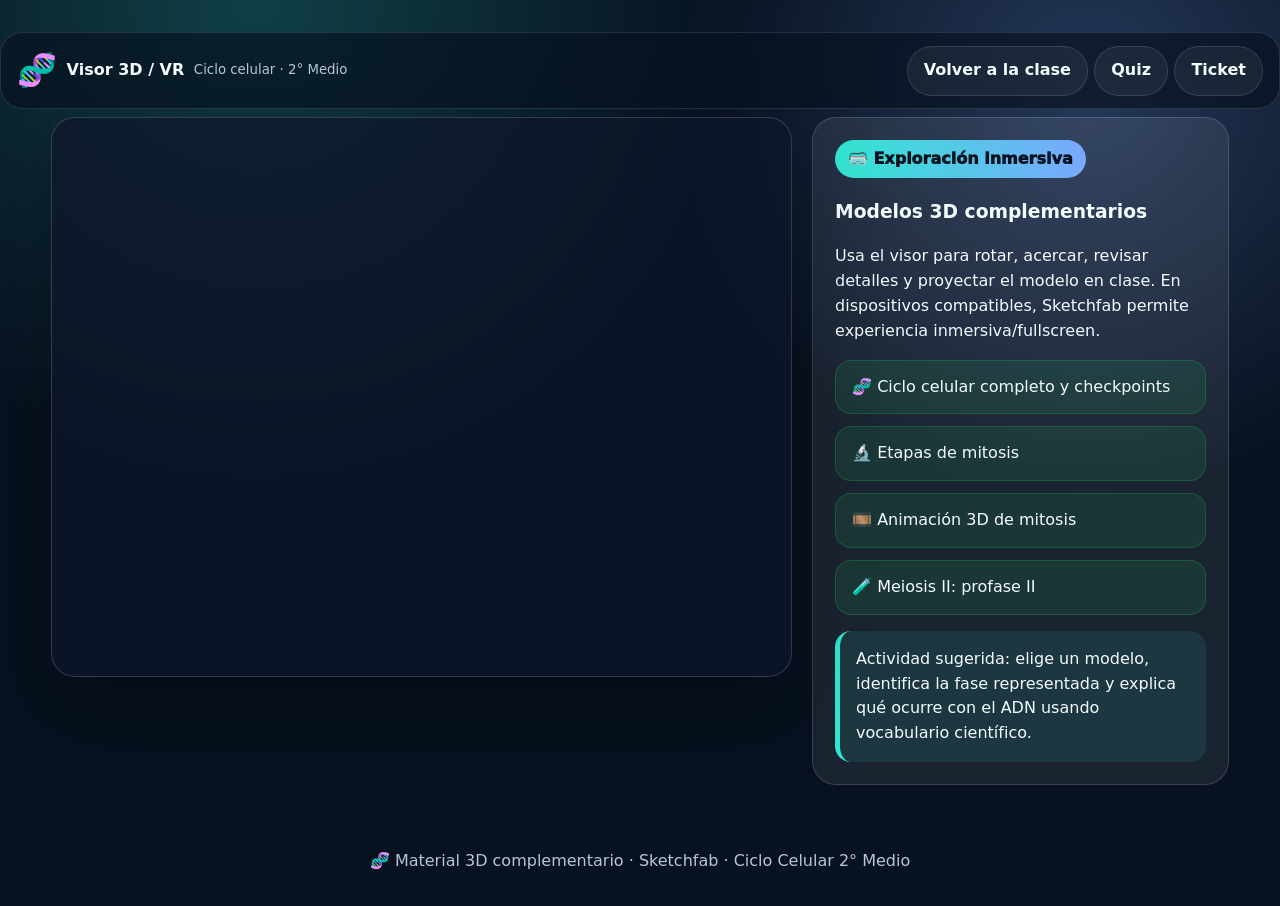
<file: 3d.html>
<!doctype html>
<html lang="es">
<head>
  <meta charset="utf-8" />
  <meta name="viewport" content="width=device-width, initial-scale=1" />
  <title>Visor 3D / VR · Ciclo Celular</title>
  <meta name="description" content="Material complementario 3D y VR sobre ciclo celular, mitosis y meiosis para 2° medio." />
  <link rel="stylesheet" href="assets/styles.css" />
</head>
<body data-theme="dark" class="viewer-page">
  <header class="hero viewer-hero">
    <nav class="topbar">
      <div class="brand"><span class="logo">🧬</span><strong>Visor 3D / VR</strong><small>Ciclo celular · 2° Medio</small></div>
      <div class="navlinks"><a href="index.html">Volver a la clase</a><a href="index.html#quiz">Quiz</a><a href="index.html#ticket">Ticket</a></div>
    </nav>
  </header>
  <main class="viewer-shell">
    <section class="viewer-main">
      <div class="viewer-card embed-large">
        <iframe id="viewerFrame" title="Cell Cycle phases and check points - 3D model" frameborder="0" allowfullscreen mozallowfullscreen="true" webkitallowfullscreen="true" allow="autoplay; fullscreen; xr-spatial-tracking" src="https://sketchfab.com/models/35f5205532044fc880d88defee2bbc68/embed"></iframe>
      </div>
      <aside class="viewer-panel">
        <span class="badge">🥽 Exploración inmersiva</span>
        <h1>Modelos 3D complementarios</h1>
        <p>Usa el visor para rotar, acercar, revisar detalles y proyectar el modelo en clase. En dispositivos compatibles, Sketchfab permite experiencia inmersiva/fullscreen.</p>
        <div class="viewer-list">
          <a href="#" data-src="https://sketchfab.com/models/35f5205532044fc880d88defee2bbc68/embed" data-title="Cell Cycle phases and check points - 3D model">🧬 Ciclo celular completo y checkpoints</a>
          <a href="#" data-src="https://sketchfab.com/models/821f09436c4f4ce487cdf3b2a40364b3/embed" data-title="Mitosis stages. cell division - 3D model">🔬 Etapas de mitosis</a>
          <a href="#" data-src="https://sketchfab.com/models/df93411c475c4e4eb450f71437b5ad0d/embed" data-title="Mitosis 3D animation - 3D model">🎞️ Animación 3D de mitosis</a>
          <a href="#" data-src="https://sketchfab.com/models/7141c0214c2e4134b8822ae3e5f69849/embed" data-title="Meiosis II Prophase II - 3D model">🧪 Meiosis II: profase II</a>
        </div>
        <div class="concept" style="margin-top:16px;">Actividad sugerida: elige un modelo, identifica la fase representada y explica qué ocurre con el ADN usando vocabulario científico.</div>
      </aside>
    </section>
  </main>
  <footer>🧬 Material 3D complementario · Sketchfab · Ciclo Celular 2° Medio</footer>
  <script>document.querySelectorAll('[data-src]').forEach(link=>{link.addEventListener('click',e=>{e.preventDefault();const frame=document.getElementById('viewerFrame');frame.src=link.dataset.src;frame.title=link.dataset.title;document.querySelectorAll('[data-src]').forEach(a=>a.classList.remove('active'));link.classList.add('active');});});</script>
</body>
</html>
</file>
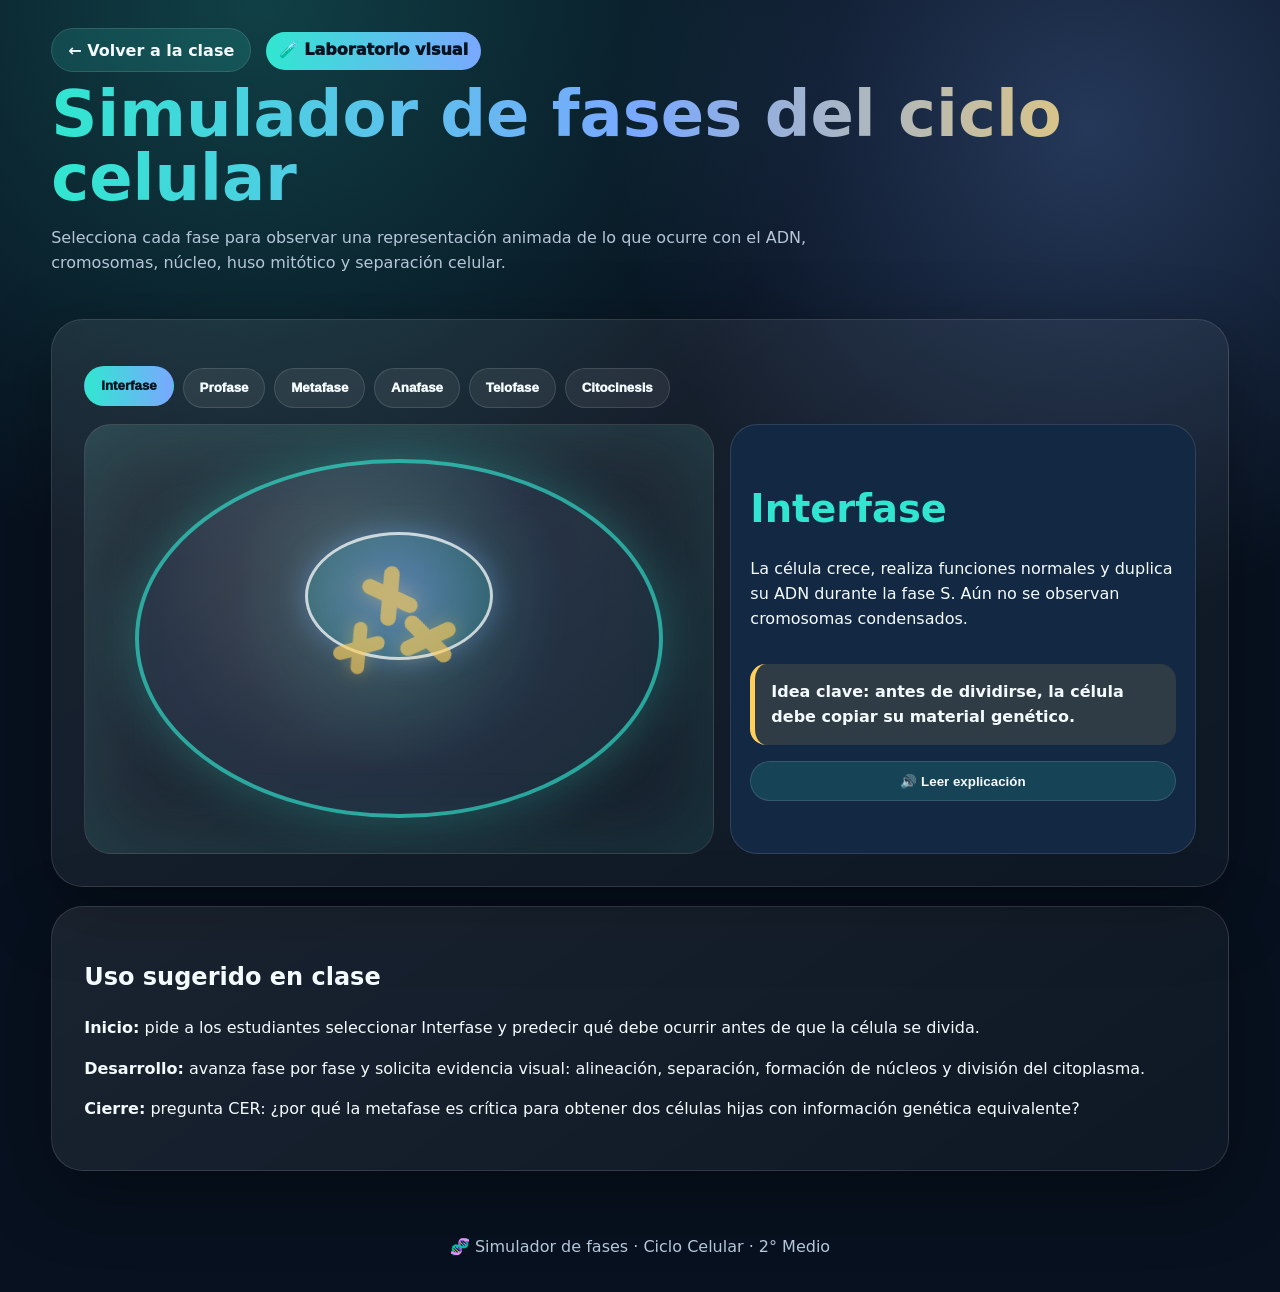
<file: simulador.html>
<!doctype html>
<html lang="es">
<head>
  <meta charset="utf-8" />
  <meta name="viewport" content="width=device-width, initial-scale=1" />
  <title>Simulador de fases | Ciclo Celular 2° Medio</title>
  <meta name="description" content="Simulador visual de fases del ciclo celular para 2° medio: interfase, profase, metafase, anafase, telofase y citocinesis." />
  <link rel="stylesheet" href="assets/styles.css" />
</head>
<body data-theme="dark" class="viewer-page">
  <main class="viewer-shell">
    <section class="viewer-hero">
      <a class="btn soft" href="index.html">← Volver a la clase</a>
      <span class="badge" style="margin-left:.6rem">🧪 Laboratorio visual</span>
      <h1 style="font-size:clamp(2.1rem,5vw,4.8rem);line-height:1;margin:.8rem 0;background:linear-gradient(90deg,var(--a),var(--b),var(--c));-webkit-background-clip:text;color:transparent">Simulador de fases del ciclo celular</h1>
      <p style="max-width:860px;color:var(--muted)">Selecciona cada fase para observar una representación animada de lo que ocurre con el ADN, cromosomas, núcleo, huso mitótico y separación celular.</p>
    </section>

    <section class="panel simulator-panel">
      <div class="phase-simulator">
        <div class="sim-controls" role="tablist" aria-label="Fases del ciclo celular">
          <button class="sim-tab active" data-simphase="interfase" type="button">Interfase</button>
          <button class="sim-tab" data-simphase="profase" type="button">Profase</button>
          <button class="sim-tab" data-simphase="metafase" type="button">Metafase</button>
          <button class="sim-tab" data-simphase="anafase" type="button">Anafase</button>
          <button class="sim-tab" data-simphase="telofase" type="button">Telofase</button>
          <button class="sim-tab" data-simphase="citocinesis" type="button">Citocinesis</button>
        </div>
        <div class="sim-layout">
          <div class="sim-canvas" id="miniSimCanvas" data-phase="interfase">
            <div class="sim-cell-outline"></div>
            <div class="sim-nucleus"></div>
            <div class="sim-dna dna-a"></div>
            <div class="sim-dna dna-b"></div>
            <div class="sim-dna dna-c"></div>
            <div class="sim-spindle spindle-left"></div>
            <div class="sim-spindle spindle-right"></div>
            <div class="sim-cleavage"></div>
            <div class="sim-label left-label">Polo celular</div>
            <div class="sim-label right-label">Polo celular</div>
          </div>
          <div class="sim-info">
            <h3 id="simTitle">Interfase</h3>
            <p id="simDescription">La célula crece, realiza funciones normales y duplica su ADN durante la fase S. Aún no se observan cromosomas condensados.</p>
            <div class="sim-keypoint" id="simKeypoint">Idea clave: antes de dividirse, la célula debe copiar su material genético.</div>
            <button class="btn soft" id="simNarrate" type="button">🔊 Leer explicación</button>
          </div>
        </div>
      </div>
    </section>

    <section class="panel">
      <h2>Uso sugerido en clase</h2>
      <p><b>Inicio:</b> pide a los estudiantes seleccionar Interfase y predecir qué debe ocurrir antes de que la célula se divida.</p>
      <p><b>Desarrollo:</b> avanza fase por fase y solicita evidencia visual: alineación, separación, formación de núcleos y división del citoplasma.</p>
      <p><b>Cierre:</b> pregunta CER: ¿por qué la metafase es crítica para obtener dos células hijas con información genética equivalente?</p>
    </section>
  </main>
  <footer>🧬 Simulador de fases · Ciclo Celular · 2° Medio</footer>
  <script src="assets/app.js"></script>
</body>
</html>
</file>
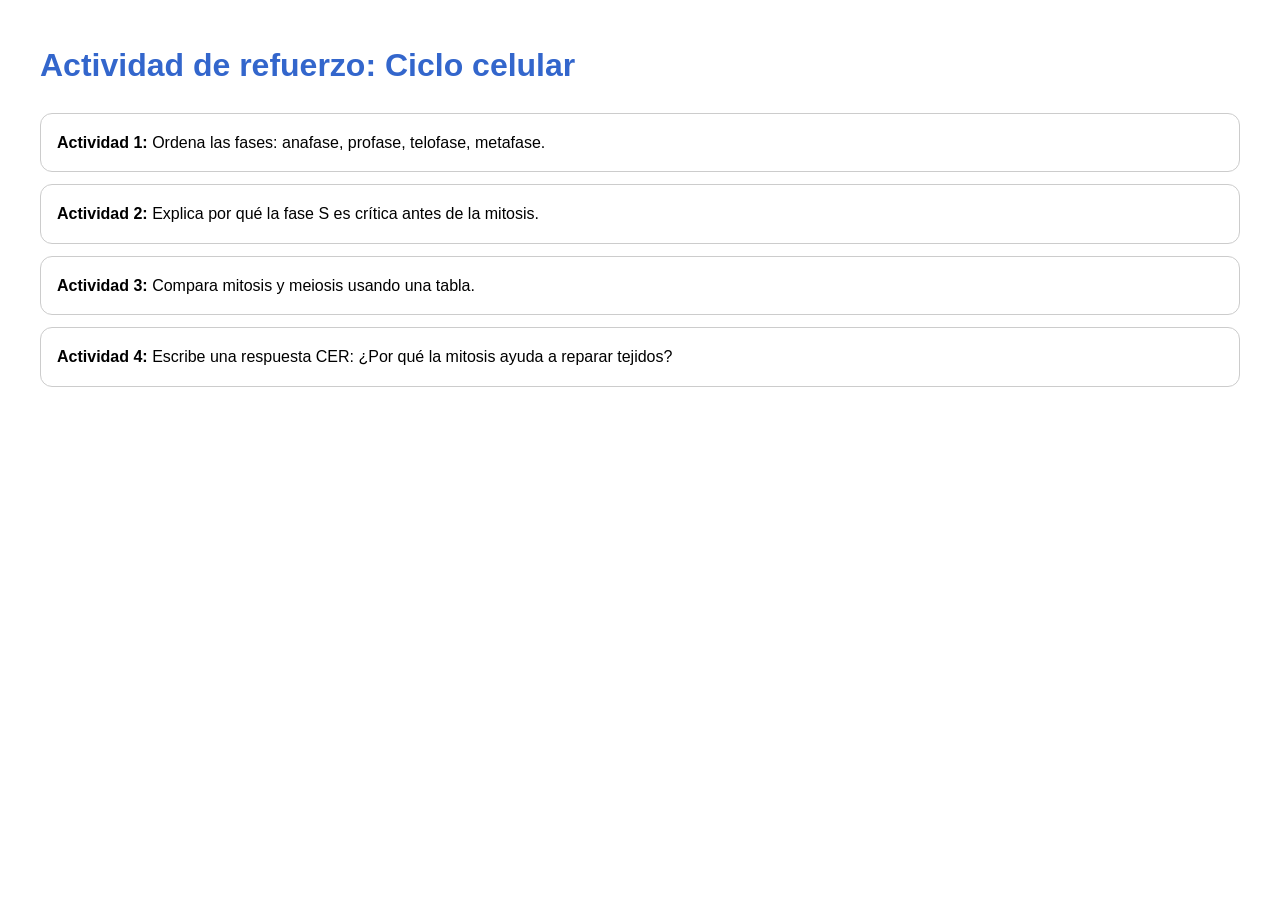
<file: descargables/actividad-refuerzo-ciclo-celular.html>
<!doctype html><html lang="es"><meta charset="utf-8"><title>Actividad de refuerzo</title><style>body{font-family:Arial;margin:40px;line-height:1.6}h1{color:#36c}.box{border:1px solid #ccc;border-radius:12px;padding:16px;margin:12px 0}</style><h1>Actividad de refuerzo: Ciclo celular</h1><div class="box"><b>Actividad 1:</b> Ordena las fases: anafase, profase, telofase, metafase.</div><div class="box"><b>Actividad 2:</b> Explica por qué la fase S es crítica antes de la mitosis.</div><div class="box"><b>Actividad 3:</b> Compara mitosis y meiosis usando una tabla.</div><div class="box"><b>Actividad 4:</b> Escribe una respuesta CER: ¿Por qué la mitosis ayuda a reparar tejidos?</div></html>
</file>
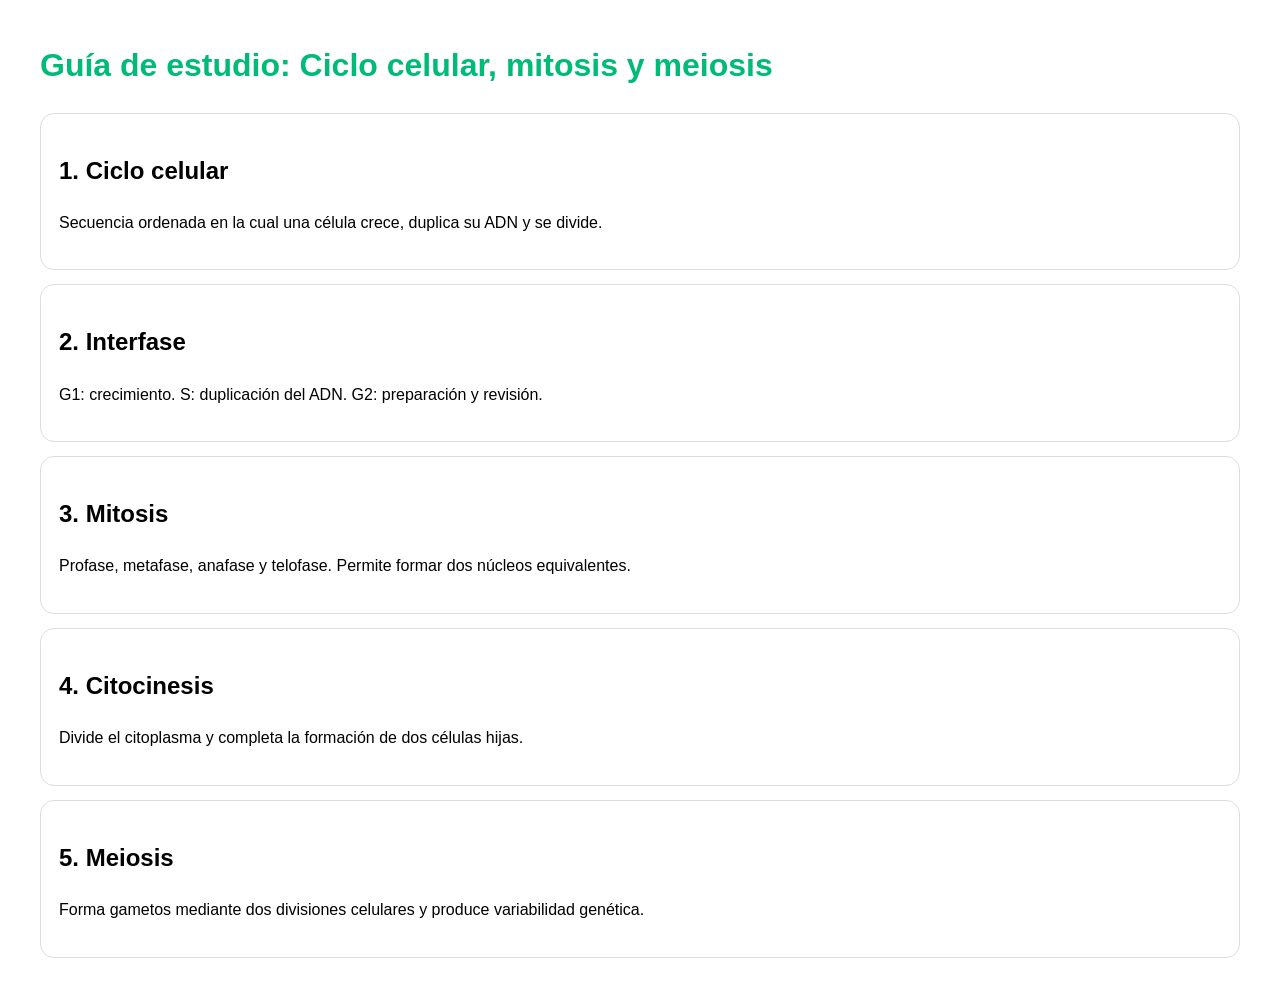
<file: descargables/guia-estudio-ciclo-celular.html>
<!doctype html><html lang="es"><meta charset="utf-8"><title>Guía de estudio Ciclo Celular</title><style>body{font-family:Arial;margin:40px;line-height:1.6}h1{color:#0b7}section{border:1px solid #ddd;padding:18px;border-radius:14px;margin:14px 0}</style><h1>Guía de estudio: Ciclo celular, mitosis y meiosis</h1><section><h2>1. Ciclo celular</h2><p>Secuencia ordenada en la cual una célula crece, duplica su ADN y se divide.</p></section><section><h2>2. Interfase</h2><p>G1: crecimiento. S: duplicación del ADN. G2: preparación y revisión.</p></section><section><h2>3. Mitosis</h2><p>Profase, metafase, anafase y telofase. Permite formar dos núcleos equivalentes.</p></section><section><h2>4. Citocinesis</h2><p>Divide el citoplasma y completa la formación de dos células hijas.</p></section><section><h2>5. Meiosis</h2><p>Forma gametos mediante dos divisiones celulares y produce variabilidad genética.</p></section></html>
</file>
<file: assets/styles.css>
:root{--bg:#07111f;--panel:#0f1d32;--panel2:#132842;--text:#f3fbff;--muted:#b6c6d8;--line:rgba(255,255,255,.12);--a:#31e6d0;--b:#7aa8ff;--c:#ffcf5a;--danger:#ff6b6b;--shadow:0 22px 70px rgba(0,0,0,.35);--fs:16px}body[data-theme=light]{--bg:#eef9ff;--panel:#fff;--panel2:#e9f7ff;--text:#092033;--muted:#475b6b;--line:rgba(9,32,51,.14);--shadow:0 20px 45px rgba(33,83,110,.14)}*{box-sizing:border-box}html{scroll-behavior:smooth;font-size:var(--fs)}body{margin:0;background:radial-gradient(circle at 20% 0%,rgba(49,230,208,.22),transparent 35%),radial-gradient(circle at 85% 10%,rgba(122,168,255,.26),transparent 30%),var(--bg);color:var(--text);font-family:Inter,system-ui,Segoe UI,Roboto,Arial,sans-serif;line-height:1.55}.skip{position:absolute;left:-999px}.skip:focus{left:1rem;top:1rem;background:var(--c);color:#111;padding:.7rem;border-radius:1rem;z-index:10}.hero{padding:1.2rem 5vw 3rem}.topbar{display:flex;justify-content:space-between;align-items:center;gap:1rem;position:sticky;top:0;z-index:5;backdrop-filter:blur(14px);background:rgba(7,17,31,.66);border:1px solid var(--line);padding:.8rem 1rem;border-radius:1.4rem}.brand{display:flex;align-items:center;gap:.6rem}.brand small{color:var(--muted)}.logo{font-size:2rem}.navlinks{display:flex;gap:.4rem;flex-wrap:wrap}.navlinks a,.btn,.tools button{border:1px solid var(--line);color:var(--text);background:rgba(255,255,255,.06);text-decoration:none;border-radius:999px;padding:.72rem 1rem;font-weight:800;cursor:pointer;transition:.2s}.navlinks a:hover,.btn:hover,.tools button:hover{transform:translateY(-2px);border-color:var(--a)}.hero-grid{display:grid;grid-template-columns:1.2fr .8fr;gap:1.4rem;align-items:stretch;margin-top:3rem}.hero-copy,.hero-card,.panel{background:linear-gradient(145deg,rgba(255,255,255,.08),rgba(255,255,255,.03));border:1px solid var(--line);border-radius:2rem;box-shadow:var(--shadow);padding:clamp(1.2rem,3vw,2rem)}.hero h1{font-size:clamp(2.2rem,5vw,5rem);line-height:1;margin:.8rem 0;background:linear-gradient(90deg,var(--a),var(--b),var(--c));-webkit-background-clip:text;color:transparent}.badge,.num{display:inline-flex;background:linear-gradient(90deg,var(--a),var(--b));color:#04131f;border-radius:999px;padding:.4rem .8rem;font-weight:950}.cta-row,.actions,.section-head{display:flex;gap:.8rem;flex-wrap:wrap;align-items:center}.section-head{justify-content:space-between}.primary{background:linear-gradient(90deg,var(--a),var(--b));color:#04131f;border:0}.soft{background:rgba(49,230,208,.14)}.ghost{background:transparent}.danger{background:rgba(255,107,107,.18);border-color:rgba(255,107,107,.5)}.wrap{width:min(1180px,92vw);margin:0 auto 3rem}.panel{margin:1.2rem 0}.tools{position:fixed;right:1rem;top:8rem;display:grid;gap:.45rem;z-index:7}.tools button{border-radius:1rem;padding:.55rem .7rem;background:rgba(15,29,50,.82);backdrop-filter:blur(14px)}.grid-form{display:grid;grid-template-columns:repeat(4,1fr);gap:.8rem}.grid-form label,.ticket label{display:grid;gap:.35rem;color:var(--muted);font-weight:800}.grid-form input,.ticket textarea,.ticket select{width:100%;padding:.9rem;border-radius:1rem;border:1px solid var(--line);background:rgba(255,255,255,.07);color:var(--text)}.current,.note{color:var(--muted)}.infografia{width:100%;border-radius:1.5rem;border:1px solid var(--line)}.sequence{display:grid;grid-template-columns:repeat(2,1fr);gap:1rem}.step:first-child,.step:last-child{grid-column:1/-1}.concept{border-left:5px solid var(--a);background:rgba(49,230,208,.1);padding:1rem;border-radius:1rem}.mini-grid,.compare,.stats{display:grid;grid-template-columns:repeat(3,1fr);gap:.8rem}.mini-grid div,.compare div,.stats div,.question,.cell-stage{background:var(--panel2);border:1px solid var(--line);padding:1rem;border-radius:1.3rem}.mini-grid b{font-size:1.8rem;color:var(--a)}.mini-grid small{display:block;color:var(--muted)}.timeline{display:flex;gap:.6rem;flex-wrap:wrap}.timeline button{border:0;border-radius:1rem;padding:.8rem 1rem;font-weight:900;background:var(--c);cursor:pointer}.phase-output{font-weight:800;color:var(--a)}.cell-stage{height:360px;display:grid;place-items:center;position:relative;overflow:hidden}.cell{width:145px;height:145px;border-radius:50%;background:radial-gradient(circle at 35% 35%,#fff, var(--a) 20%, #6848ff 70%);box-shadow:0 0 60px var(--a);animation:pulse 3s infinite}.ring{position:absolute;border:3px solid rgba(49,230,208,.55);border-radius:50%;animation:spin 10s linear infinite}.r1{width:240px;height:240px}.r2{width:320px;height:180px;transform:rotate(-25deg)}.chrom{position:absolute;width:50px;height:14px;background:var(--c);border-radius:20px;box-shadow:0 0 20px var(--c)}.c1{transform:translate(-90px,-30px) rotate(35deg)}.c2{transform:translate(85px,50px) rotate(-25deg)}.c3{transform:translate(0,95px) rotate(90deg)}@keyframes spin{to{rotate:360deg}}@keyframes pulse{50%{transform:scale(1.08)}}.cell-stage.active .cell{animation:pulse .55s infinite}.question{margin:1rem 0}.question label{display:block;margin:.55rem 0;padding:.75rem;border:1px solid var(--line);border-radius:1rem;cursor:pointer}.question label:hover{background:rgba(49,230,208,.08)}.feedback{font-weight:900;margin-top:.5rem}.ok{color:#65f2a1}.bad{color:#ff8585}.scorebox{font-size:1.4rem;font-weight:950;background:rgba(122,168,255,.12);padding:1rem;border-radius:1.2rem;margin-top:1rem}.table-wrap{overflow:auto}table{width:100%;border-collapse:collapse;min-width:860px}th,td{border-bottom:1px solid var(--line);padding:.8rem;text-align:left;vertical-align:top}th{color:var(--a)}.sources li{margin:.5rem 0}footer{text-align:center;color:var(--muted);padding:2rem}.high-contrast{filter:contrast(1.35) saturate(1.2)}@media(max-width:850px){.hero-grid,.sequence,.grid-form,.mini-grid,.compare,.stats{grid-template-columns:1fr}.topbar{position:relative;align-items:flex-start;flex-direction:column}.tools{position:sticky;top:.4rem;display:flex;overflow:auto;margin:.5rem;width:100%;right:auto;background:rgba(0,0,0,.25);padding:.35rem}.hero{padding:1rem}.wrap{width:94vw}.navlinks a{font-size:.9rem;padding:.55rem}.cell-stage{height:260px}}
.reportbox{margin-top:1rem;background:linear-gradient(145deg,rgba(49,230,208,.12),rgba(122,168,255,.1));border:1px solid var(--line);border-radius:1.3rem;padding:1rem}.reportbox h3{margin-top:0}.bars{display:grid;gap:.55rem}.bars div{display:grid;grid-template-columns:120px 1fr 52px;gap:.6rem;align-items:center}.bars progress{width:100%;height:16px;accent-color:var(--a)}.pill{display:inline-flex;border-radius:999px;padding:.25rem .65rem;background:rgba(255,207,90,.16);border:1px solid rgba(255,207,90,.38);font-weight:900;color:var(--c)}
@media(max-width:850px){.bars div{grid-template-columns:1fr}.reportbox{font-size:.95rem}}


.teacher-login-inline{display:flex;gap:.65rem;flex-wrap:wrap;align-items:center;margin-top:.9rem}
.teacher-login-inline input{min-width:220px;flex:1;padding:.85rem;border-radius:1rem;border:1px solid var(--line);background:rgba(255,255,255,.07);color:var(--text);font-weight:700}
.reportbox.locked,.teacher-gate{background:linear-gradient(145deg,rgba(255,207,90,.16),rgba(122,168,255,.08));border:1px solid rgba(255,207,90,.35)}
.teacher-gate{border-radius:1.4rem;padding:1rem;margin:1rem 0}
#teacherContent{display:none}
button:disabled{opacity:.45;cursor:not-allowed;transform:none!important}
.teacher-locked table,.teacher-locked .stats{filter:blur(4px);pointer-events:none;user-select:none;opacity:.45}
@media(max-width:850px){.teacher-login-inline{display:grid}.teacher-login-inline input{min-width:0;width:100%}}


/* === Material 3D / VR complementario === */
.modelo3d-section{overflow:hidden;}
.viewer-card{position:relative;width:100%;border-radius:24px;overflow:hidden;border:1px solid rgba(255,255,255,.16);background:rgba(15,23,42,.72);box-shadow:0 28px 80px rgba(0,0,0,.28);}
.viewer-card::before{content:"";display:block;padding-top:62%;}
.viewer-card iframe{position:absolute;inset:0;width:100%;height:100%;border:0;}
.model-grid{display:grid;grid-template-columns:repeat(3,minmax(0,1fr));gap:16px;margin-top:18px;}
.model-grid article{padding:18px;border-radius:20px;background:rgba(255,255,255,.08);border:1px solid rgba(255,255,255,.12);}
.model-grid h3{margin:0 0 8px;}
.model-grid p{margin:0;color:var(--muted);}
.viewer-page .viewer-hero{padding:32px 0 8px;}
.viewer-page .viewer-shell{width:min(1180px,92vw);margin:0 auto 32px;}
.viewer-page .viewer-main{display:grid;grid-template-columns:1.6fr .9fr;gap:20px;align-items:start;}
.viewer-page .viewer-panel{padding:22px;border-radius:24px;background:rgba(255,255,255,.08);border:1px solid rgba(255,255,255,.14);}
.viewer-page .embed-large{min-height:560px;}
.viewer-page .embed-large::before{padding-top:64%;}
.viewer-list{display:grid;gap:12px;}
.viewer-list a{display:block;padding:14px 16px;border-radius:16px;background:rgba(34,197,94,.12);border:1px solid rgba(34,197,94,.24);color:inherit;text-decoration:none;}
.viewer-list a:hover{transform:translateY(-1px);}
@media (max-width:900px){.model-grid{grid-template-columns:1fr;}.viewer-page .viewer-main{grid-template-columns:1fr;}.viewer-page .embed-large{min-height:420px;}}
@media (max-width:560px){.viewer-card::before{padding-top:86%;}.viewer-page .embed-large{min-height:360px;}.section-head{gap:14px;}.section-head .btn{width:100%;justify-content:center;}}

/* === Simulador de fases del ciclo celular === */
.simulator-panel{overflow:hidden;}
.phase-simulator{margin-top:1rem;display:grid;gap:1rem;}
.sim-controls{display:flex;gap:.55rem;flex-wrap:wrap;}
.sim-tab{border:1px solid var(--line);background:rgba(255,255,255,.07);color:var(--text);border-radius:999px;padding:.7rem 1rem;font-weight:950;cursor:pointer;transition:.2s;}
.sim-tab:hover,.sim-tab.active{transform:translateY(-2px);background:linear-gradient(90deg,var(--a),var(--b));color:#04131f;border-color:transparent;}
.sim-layout{display:grid;grid-template-columns:1.15fr .85fr;gap:1rem;align-items:stretch;}
.sim-canvas{min-height:430px;border-radius:1.7rem;border:1px solid var(--line);background:radial-gradient(circle at 50% 42%,rgba(49,230,208,.18),transparent 42%),linear-gradient(145deg,rgba(255,255,255,.08),rgba(255,255,255,.02));position:relative;overflow:hidden;box-shadow:inset 0 0 90px rgba(49,230,208,.12);}
.sim-info{border-radius:1.7rem;border:1px solid var(--line);background:var(--panel2);padding:1.2rem;display:flex;flex-direction:column;justify-content:center;}
.sim-info h3{font-size:clamp(1.6rem,3vw,2.4rem);margin:.2rem 0;color:var(--a);}
.sim-keypoint{border-left:5px solid var(--c);background:rgba(255,207,90,.12);padding:1rem;border-radius:1rem;margin:1rem 0;font-weight:850;}
.sim-cell-outline{position:absolute;inset:8%;border:4px solid rgba(49,230,208,.65);border-radius:50%;background:radial-gradient(circle at 40% 35%,rgba(255,255,255,.16),rgba(122,168,255,.08) 50%,rgba(49,230,208,.05));box-shadow:0 0 50px rgba(49,230,208,.28);}
.sim-nucleus{position:absolute;left:37%;top:28%;width:26%;height:26%;border-radius:50%;border:3px solid rgba(255,255,255,.72);background:radial-gradient(circle,rgba(122,168,255,.45),rgba(49,230,208,.18));box-shadow:0 0 28px rgba(122,168,255,.38);transition:.55s ease;}
.sim-dna{position:absolute;width:70px;height:18px;background:var(--c);border-radius:999px;box-shadow:0 0 24px rgba(255,207,90,.55);transition:.55s ease;}
.sim-dna::before,.sim-dna::after{content:"";position:absolute;inset:0;background:inherit;border-radius:inherit;transform:rotate(70deg);}
.dna-a{left:43%;top:38%;transform:rotate(25deg) scale(.85);}
.dna-b{left:49%;top:48%;transform:rotate(-25deg) scale(.85);}
.dna-c{left:38%;top:50%;transform:rotate(95deg) scale(.75);}
.sim-spindle{position:absolute;width:34%;height:2px;background:linear-gradient(90deg,transparent,var(--a),transparent);opacity:0;transition:.55s ease;transform-origin:center;}
.spindle-left{left:16%;top:50%;transform:rotate(15deg);}.spindle-right{right:16%;top:50%;transform:rotate(-15deg);}
.sim-cleavage{position:absolute;left:48%;top:10%;width:4%;height:80%;border-left:4px dashed rgba(255,255,255,.6);opacity:0;transition:.55s ease;}
.sim-label{position:absolute;top:48%;font-size:.85rem;font-weight:900;color:var(--muted);opacity:0;transition:.55s ease;}
.left-label{left:8%;}.right-label{right:8%;}
.sim-canvas[data-phase="interfase"] .sim-nucleus{left:35%;top:25%;width:30%;height:30%;}
.sim-canvas[data-phase="interfase"] .sim-dna{filter:blur(.4px);opacity:.65;}
.sim-canvas[data-phase="profase"] .sim-nucleus{opacity:.28;transform:scale(1.08);}
.sim-canvas[data-phase="profase"] .sim-dna{opacity:1;transform:scale(1.05) rotate(25deg);}
.sim-canvas[data-phase="profase"] .dna-a{left:36%;top:35%;}.sim-canvas[data-phase="profase"] .dna-b{left:50%;top:40%;}.sim-canvas[data-phase="profase"] .dna-c{left:44%;top:54%;}
.sim-canvas[data-phase="metafase"] .sim-nucleus{opacity:0;}
.sim-canvas[data-phase="metafase"] .sim-dna{left:45%;}
.sim-canvas[data-phase="metafase"] .dna-a{top:33%;transform:rotate(90deg);}.sim-canvas[data-phase="metafase"] .dna-b{top:47%;transform:rotate(90deg);}.sim-canvas[data-phase="metafase"] .dna-c{top:61%;transform:rotate(90deg);}
.sim-canvas[data-phase="metafase"] .sim-spindle,.sim-canvas[data-phase="metafase"] .sim-label{opacity:1;}
.sim-canvas[data-phase="anafase"] .sim-nucleus{opacity:0;}
.sim-canvas[data-phase="anafase"] .sim-spindle,.sim-canvas[data-phase="anafase"] .sim-label{opacity:1;}
.sim-canvas[data-phase="anafase"] .dna-a{left:28%;top:36%;transform:rotate(40deg);}.sim-canvas[data-phase="anafase"] .dna-b{left:60%;top:45%;transform:rotate(-40deg);}.sim-canvas[data-phase="anafase"] .dna-c{left:29%;top:60%;transform:rotate(110deg);}
.sim-canvas[data-phase="telofase"] .sim-nucleus{opacity:.9;left:24%;top:34%;width:20%;height:20%;box-shadow:0 0 22px rgba(49,230,208,.45);}
.sim-canvas[data-phase="telofase"] .sim-nucleus::after{content:"";position:absolute;left:170%;top:0;width:100%;height:100%;border-radius:50%;border:3px solid rgba(255,255,255,.72);background:radial-gradient(circle,rgba(122,168,255,.45),rgba(49,230,208,.18));}
.sim-canvas[data-phase="telofase"] .dna-a{left:28%;top:42%;transform:scale(.65) rotate(20deg);}.sim-canvas[data-phase="telofase"] .dna-b{left:62%;top:42%;transform:scale(.65) rotate(-20deg);}.sim-canvas[data-phase="telofase"] .dna-c{left:62%;top:55%;transform:scale(.55) rotate(75deg);}
.sim-canvas[data-phase="citocinesis"] .sim-nucleus{opacity:.9;left:23%;top:35%;width:19%;height:19%;}
.sim-canvas[data-phase="citocinesis"] .sim-nucleus::after{content:"";position:absolute;left:185%;top:0;width:100%;height:100%;border-radius:50%;border:3px solid rgba(255,255,255,.72);background:radial-gradient(circle,rgba(122,168,255,.45),rgba(49,230,208,.18));}
.sim-canvas[data-phase="citocinesis"] .sim-cleavage{opacity:1;}
.sim-canvas[data-phase="citocinesis"] .sim-cell-outline{border-radius:45% 45% 45% 45%;clip-path:polygon(0 0,47% 0,50% 50%,47% 100%,0 100%,0 0,53% 0,100% 0,100% 100%,53% 100%,50% 50%,53% 0);}
.sim-canvas[data-phase="citocinesis"] .dna-a{left:27%;top:47%;transform:scale(.55) rotate(20deg);}.sim-canvas[data-phase="citocinesis"] .dna-b{left:62%;top:47%;transform:scale(.55) rotate(-20deg);}.sim-canvas[data-phase="citocinesis"] .dna-c{opacity:0;}
@media(max-width:850px){.sim-layout{grid-template-columns:1fr}.sim-canvas{min-height:330px}.sim-controls{display:grid;grid-template-columns:repeat(2,1fr)}.sim-tab{width:100%;padding:.8rem .65rem}.sim-info{padding:1rem}}
@media(max-width:520px){.sim-canvas{min-height:280px}.sim-dna{width:52px;height:14px}.sim-label{display:none}.sim-controls{grid-template-columns:1fr}.sim-cell-outline{inset:5%}}
</file>
